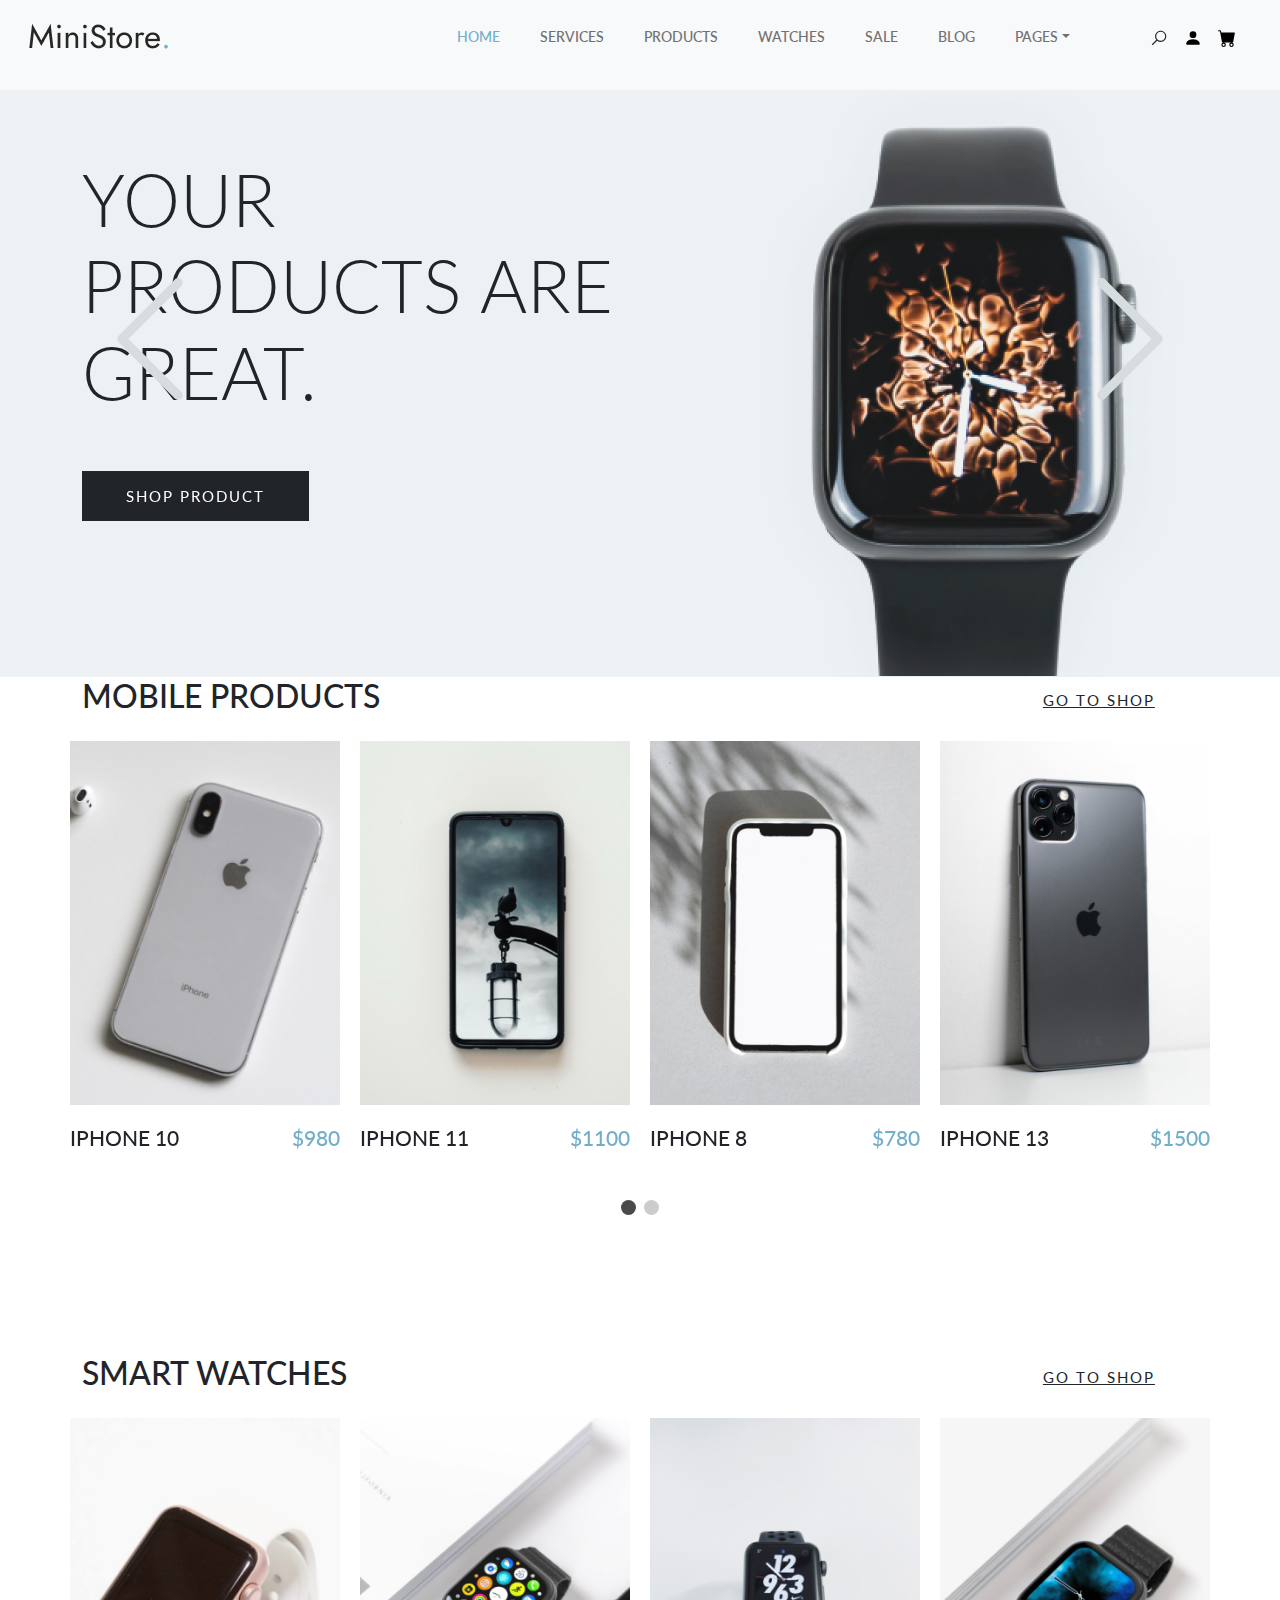
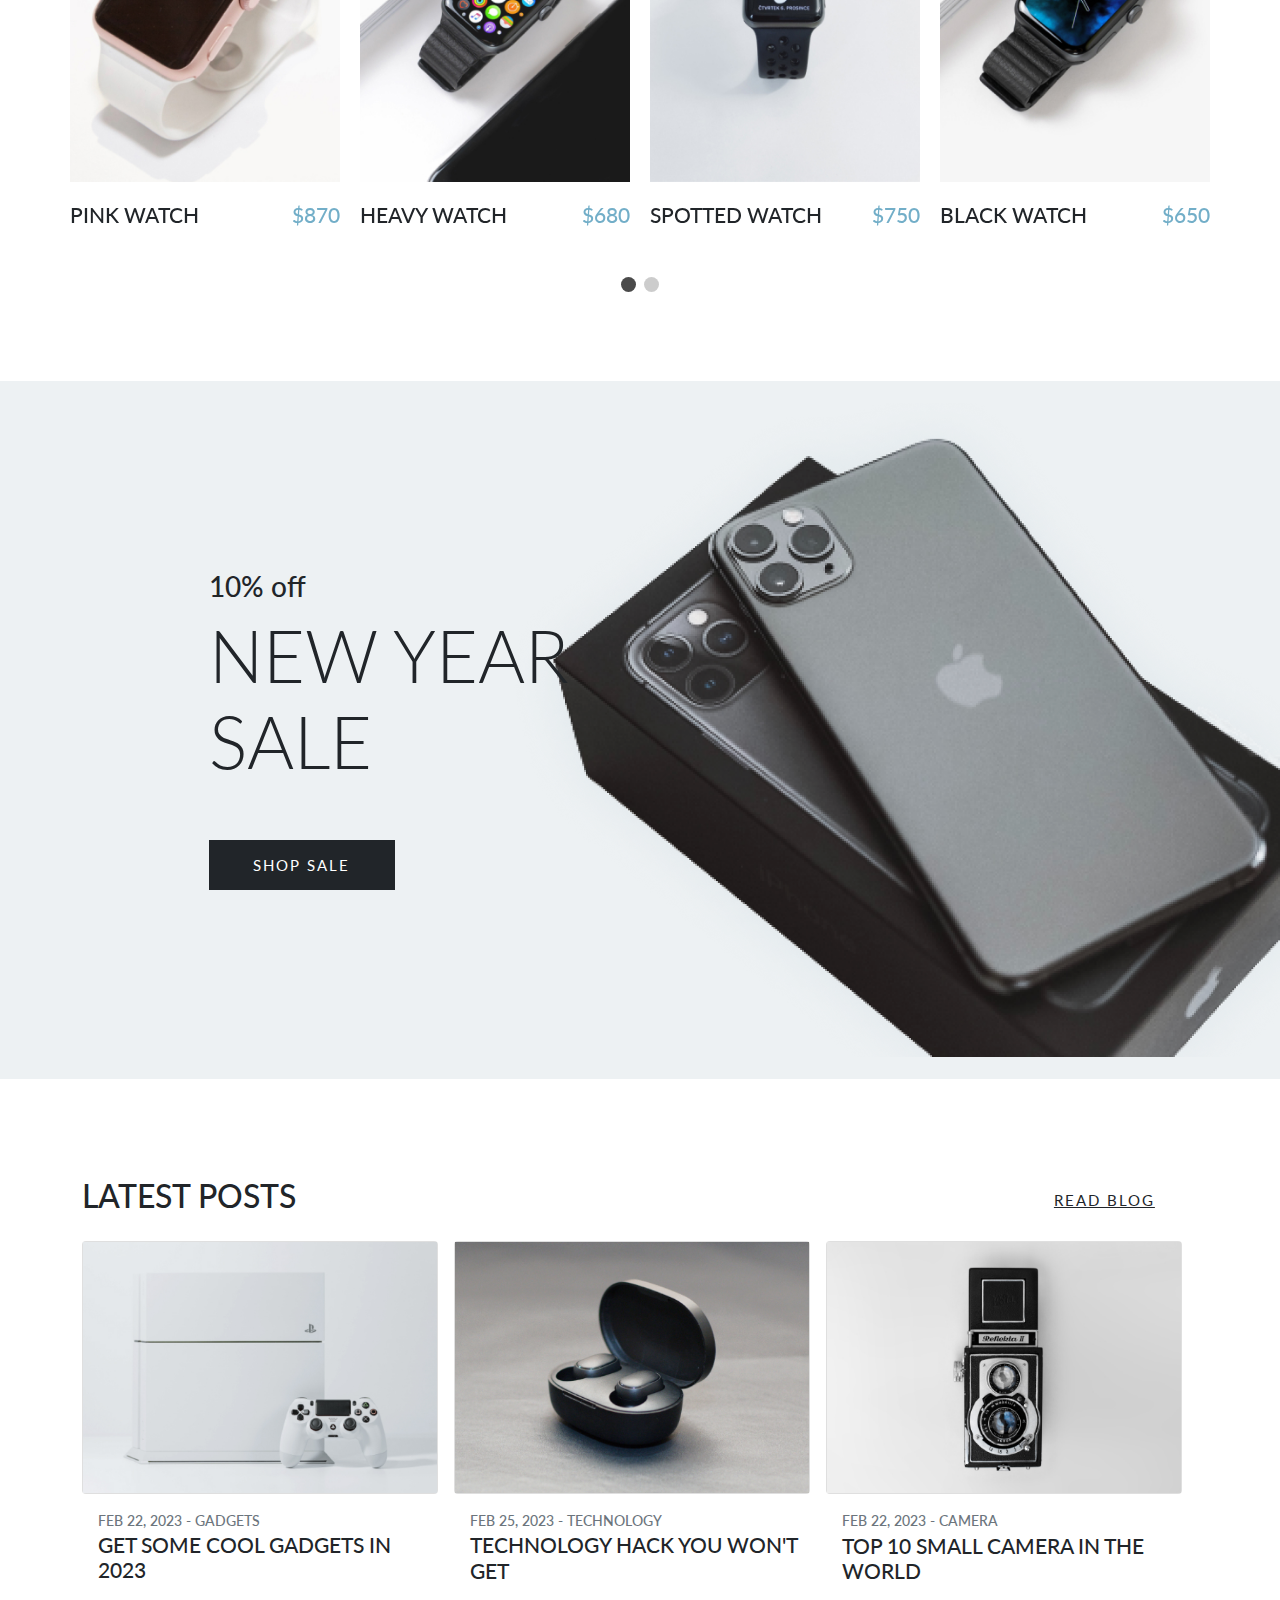
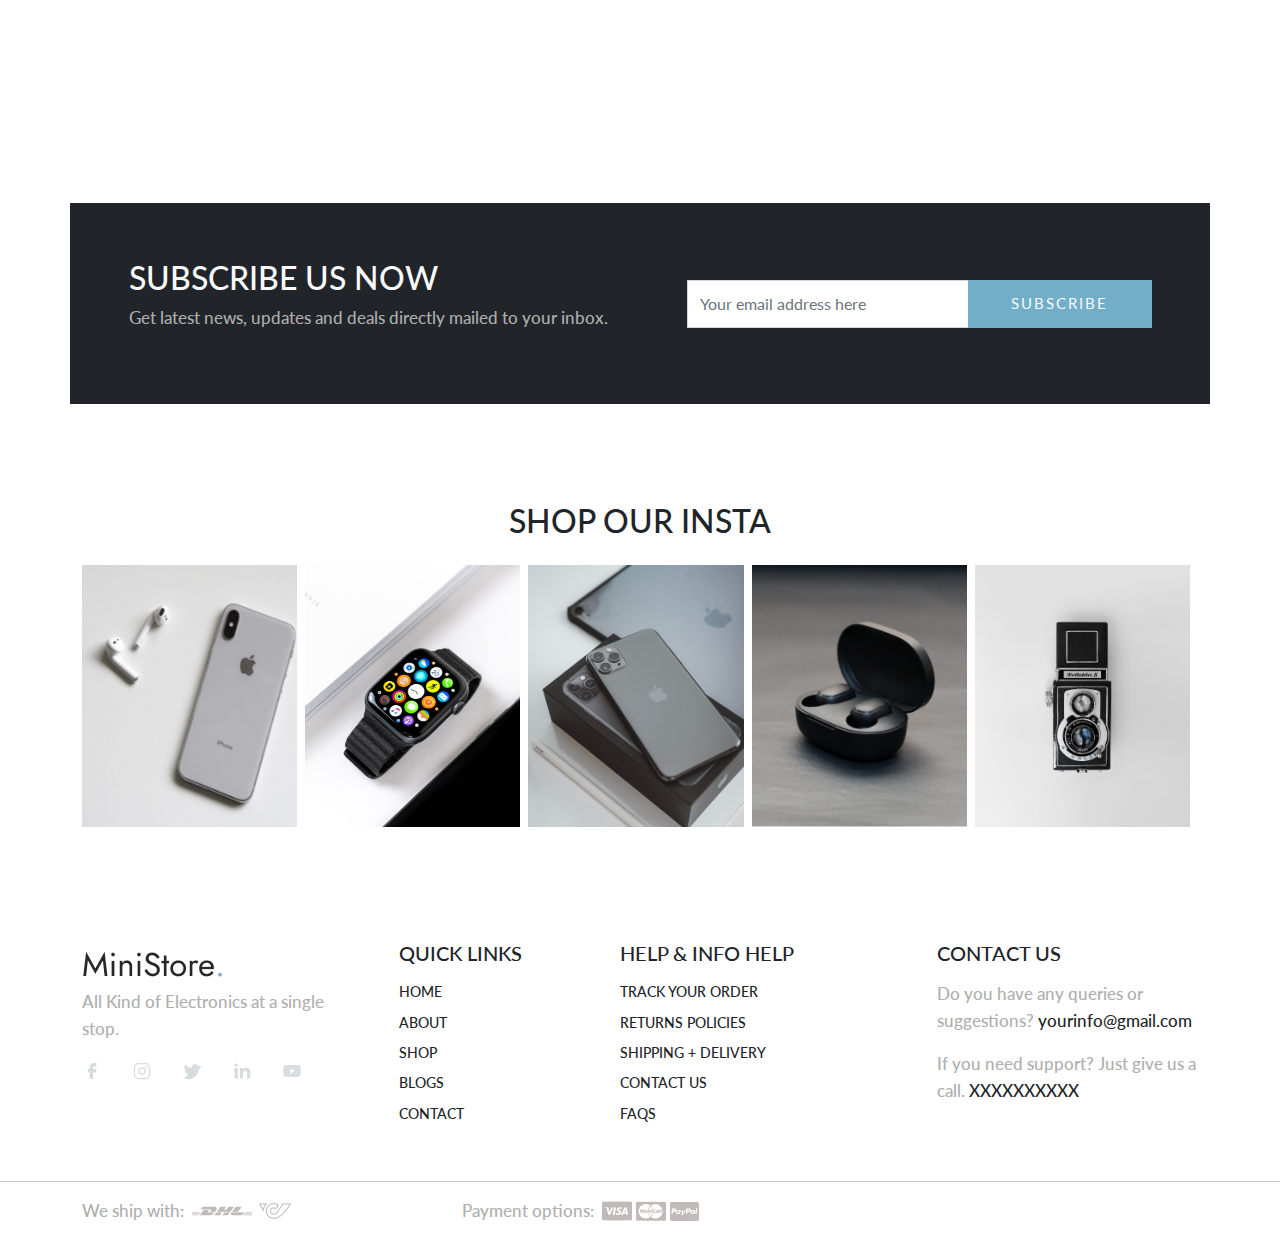
<file: index.html>
<!DOCTYPE html>
<html>
  <head>
    <title>Electronic store</title>
    <meta charset="utf-8" />
    <meta http-equiv="X-UA-Compatible" content="IE=edge" />
    <meta name="viewport" content="width=device-width, initial-scale=1.0" />
    <meta name="format-detection" content="telephone=no" />
    <meta name="apple-mobile-web-app-capable" content="yes" />
    <meta name="author" content="" />
    <meta name="keywords" content="" />
    <meta name="description" content="" />
    <link rel="stylesheet" type="text/css" href="css/bootstrap.min.css" />
    <link rel="stylesheet" type="text/css" href="style.css" />
    <link
      rel="stylesheet"
      href="https://cdn.jsdelivr.net/npm/swiper@9/swiper-bundle.min.css"
    />
    <link rel="preconnect" href="https://fonts.googleapis.com" />
    <link rel="preconnect" href="https://fonts.gstatic.com" crossorigin />
    <link
      href="https://fonts.googleapis.com/css2?family=Jost:wght@300;400;500&family=Lato:wght@300;400;700&display=swap"
      rel="stylesheet"
    />

    <script src="js/modernizr.js"></script>
  </head>
  <body
    data-bs-spy="scroll"
    data-bs-target="#navbar"
    data-bs-root-margin="0px 0px -40%"
    data-bs-smooth-scroll="true"
    tabindex="0"
  >
    <svg xmlns="http://www.w3.org/2000/svg" style="display: none">
      <symbol
        id="search"
        xmlns="http://www.w3.org/2000/svg"
        viewBox="0 0 32 32"
      >
        <title>Search</title>
        <path
          fill="currentColor"
          d="M19 3C13.488 3 9 7.488 9 13c0 2.395.84 4.59 2.25 6.313L3.281 27.28l1.439 1.44l7.968-7.969A9.922 9.922 0 0 0 19 23c5.512 0 10-4.488 10-10S24.512 3 19 3zm0 2c4.43 0 8 3.57 8 8s-3.57 8-8 8s-8-3.57-8-8s3.57-8 8-8z"
        />
      </symbol>
      <symbol xmlns="http://www.w3.org/2000/svg" id="user" viewBox="0 0 16 16">
        <path
          d="M3 14s-1 0-1-1 1-4 6-4 6 3 6 4-1 1-1 1H3Zm5-6a3 3 0 1 0 0-6 3 3 0 0 0 0 6Z"
        />
      </symbol>
      <symbol xmlns="http://www.w3.org/2000/svg" id="cart" viewBox="0 0 16 16">
        <path
          d="M0 1.5A.5.5 0 0 1 .5 1H2a.5.5 0 0 1 .485.379L2.89 3H14.5a.5.5 0 0 1 .491.592l-1.5 8A.5.5 0 0 1 13 12H4a.5.5 0 0 1-.491-.408L2.01 3.607 1.61 2H.5a.5.5 0 0 1-.5-.5zM5 12a2 2 0 1 0 0 4 2 2 0 0 0 0-4zm7 0a2 2 0 1 0 0 4 2 2 0 0 0 0-4zm-7 1a1 1 0 1 1 0 2 1 1 0 0 1 0-2zm7 0a1 1 0 1 1 0 2 1 1 0 0 1 0-2z"
        />
      </symbol>
      <svg
        xmlns="http://www.w3.org/2000/svg"
        id="chevron-left"
        viewBox="0 0 16 16"
      >
        <path
          fill-rule="evenodd"
          d="M11.354 1.646a.5.5 0 0 1 0 .708L5.707 8l5.647 5.646a.5.5 0 0 1-.708.708l-6-6a.5.5 0 0 1 0-.708l6-6a.5.5 0 0 1 .708 0z"
        />
      </svg>
      <symbol
        xmlns="http://www.w3.org/2000/svg"
        id="chevron-right"
        viewBox="0 0 16 16"
      >
        <path
          fill-rule="evenodd"
          d="M4.646 1.646a.5.5 0 0 1 .708 0l6 6a.5.5 0 0 1 0 .708l-6 6a.5.5 0 0 1-.708-.708L10.293 8 4.646 2.354a.5.5 0 0 1 0-.708z"
        />
      </symbol>
      <symbol
        xmlns="http://www.w3.org/2000/svg"
        id="cart-outline"
        viewBox="0 0 16 16"
      >
        <path
          d="M0 1.5A.5.5 0 0 1 .5 1H2a.5.5 0 0 1 .485.379L2.89 3H14.5a.5.5 0 0 1 .49.598l-1 5a.5.5 0 0 1-.465.401l-9.397.472L4.415 11H13a.5.5 0 0 1 0 1H4a.5.5 0 0 1-.491-.408L2.01 3.607 1.61 2H.5a.5.5 0 0 1-.5-.5zM3.102 4l.84 4.479 9.144-.459L13.89 4H3.102zM5 12a2 2 0 1 0 0 4 2 2 0 0 0 0-4zm7 0a2 2 0 1 0 0 4 2 2 0 0 0 0-4zm-7 1a1 1 0 1 1 0 2 1 1 0 0 1 0-2zm7 0a1 1 0 1 1 0 2 1 1 0 0 1 0-2z"
        />
      </symbol>
      <symbol
        xmlns="http://www.w3.org/2000/svg"
        id="quality"
        viewBox="0 0 16 16"
      >
        <path
          d="M9.669.864 8 0 6.331.864l-1.858.282-.842 1.68-1.337 1.32L2.6 6l-.306 1.854 1.337 1.32.842 1.68 1.858.282L8 12l1.669-.864 1.858-.282.842-1.68 1.337-1.32L13.4 6l.306-1.854-1.337-1.32-.842-1.68L9.669.864zm1.196 1.193.684 1.365 1.086 1.072L12.387 6l.248 1.506-1.086 1.072-.684 1.365-1.51.229L8 10.874l-1.355-.702-1.51-.229-.684-1.365-1.086-1.072L3.614 6l-.25-1.506 1.087-1.072.684-1.365 1.51-.229L8 1.126l1.356.702 1.509.229z"
        />
        <path
          d="M4 11.794V16l4-1 4 1v-4.206l-2.018.306L8 13.126 6.018 12.1 4 11.794z"
        />
      </symbol>
      <symbol
        xmlns="http://www.w3.org/2000/svg"
        id="price-tag"
        viewBox="0 0 16 16"
      >
        <path
          d="M6 4.5a1.5 1.5 0 1 1-3 0 1.5 1.5 0 0 1 3 0zm-1 0a.5.5 0 1 0-1 0 .5.5 0 0 0 1 0z"
        />
        <path
          d="M2 1h4.586a1 1 0 0 1 .707.293l7 7a1 1 0 0 1 0 1.414l-4.586 4.586a1 1 0 0 1-1.414 0l-7-7A1 1 0 0 1 1 6.586V2a1 1 0 0 1 1-1zm0 5.586 7 7L13.586 9l-7-7H2v4.586z"
        />
      </symbol>
      <symbol
        xmlns="http://www.w3.org/2000/svg"
        id="shield-plus"
        viewBox="0 0 16 16"
      >
        <path
          d="M5.338 1.59a61.44 61.44 0 0 0-2.837.856.481.481 0 0 0-.328.39c-.554 4.157.726 7.19 2.253 9.188a10.725 10.725 0 0 0 2.287 2.233c.346.244.652.42.893.533.12.057.218.095.293.118a.55.55 0 0 0 .101.025.615.615 0 0 0 .1-.025c.076-.023.174-.061.294-.118.24-.113.547-.29.893-.533a10.726 10.726 0 0 0 2.287-2.233c1.527-1.997 2.807-5.031 2.253-9.188a.48.48 0 0 0-.328-.39c-.651-.213-1.75-.56-2.837-.855C9.552 1.29 8.531 1.067 8 1.067c-.53 0-1.552.223-2.662.524zM5.072.56C6.157.265 7.31 0 8 0s1.843.265 2.928.56c1.11.3 2.229.655 2.887.87a1.54 1.54 0 0 1 1.044 1.262c.596 4.477-.787 7.795-2.465 9.99a11.775 11.775 0 0 1-2.517 2.453 7.159 7.159 0 0 1-1.048.625c-.28.132-.581.24-.829.24s-.548-.108-.829-.24a7.158 7.158 0 0 1-1.048-.625 11.777 11.777 0 0 1-2.517-2.453C1.928 10.487.545 7.169 1.141 2.692A1.54 1.54 0 0 1 2.185 1.43 62.456 62.456 0 0 1 5.072.56z"
        />
        <path
          d="M8 4.5a.5.5 0 0 1 .5.5v1.5H10a.5.5 0 0 1 0 1H8.5V9a.5.5 0 0 1-1 0V7.5H6a.5.5 0 0 1 0-1h1.5V5a.5.5 0 0 1 .5-.5z"
        />
      </symbol>
      <symbol
        xmlns="http://www.w3.org/2000/svg"
        id="star-fill"
        viewBox="0 0 16 16"
      >
        <path
          d="M3.612 15.443c-.386.198-.824-.149-.746-.592l.83-4.73L.173 6.765c-.329-.314-.158-.888.283-.95l4.898-.696L7.538.792c.197-.39.73-.39.927 0l2.184 4.327 4.898.696c.441.062.612.636.282.95l-3.522 3.356.83 4.73c.078.443-.36.79-.746.592L8 13.187l-4.389 2.256z"
        />
      </symbol>
      <symbol
        xmlns="http://www.w3.org/2000/svg"
        id="star-empty"
        viewBox="0 0 16 16"
      >
        <path
          d="M2.866 14.85c-.078.444.36.791.746.593l4.39-2.256 4.389 2.256c.386.198.824-.149.746-.592l-.83-4.73 3.522-3.356c.33-.314.16-.888-.282-.95l-4.898-.696L8.465.792a.513.513 0 0 0-.927 0L5.354 5.12l-4.898.696c-.441.062-.612.636-.283.95l3.523 3.356-.83 4.73zm4.905-2.767-3.686 1.894.694-3.957a.565.565 0 0 0-.163-.505L1.71 6.745l4.052-.576a.525.525 0 0 0 .393-.288L8 2.223l1.847 3.658a.525.525 0 0 0 .393.288l4.052.575-2.906 2.77a.565.565 0 0 0-.163.506l.694 3.957-3.686-1.894a.503.503 0 0 0-.461 0z"
        />
      </symbol>
      <symbol
        xmlns="http://www.w3.org/2000/svg"
        id="star-half"
        viewBox="0 0 16 16"
      >
        <path
          d="M5.354 5.119 7.538.792A.516.516 0 0 1 8 .5c.183 0 .366.097.465.292l2.184 4.327 4.898.696A.537.537 0 0 1 16 6.32a.548.548 0 0 1-.17.445l-3.523 3.356.83 4.73c.078.443-.36.79-.746.592L8 13.187l-4.389 2.256a.52.52 0 0 1-.146.05c-.342.06-.668-.254-.6-.642l.83-4.73L.173 6.765a.55.55 0 0 1-.172-.403.58.58 0 0 1 .085-.302.513.513 0 0 1 .37-.245l4.898-.696zM8 12.027a.5.5 0 0 1 .232.056l3.686 1.894-.694-3.957a.565.565 0 0 1 .162-.505l2.907-2.77-4.052-.576a.525.525 0 0 1-.393-.288L8.001 2.223 8 2.226v9.8z"
        />
      </symbol>
      <symbol xmlns="http://www.w3.org/2000/svg" id="quote" viewBox="0 0 24 24">
        <path
          fill="currentColor"
          d="m15 17l2-4h-4V6h7v7l-2 4h-3Zm-9 0l2-4H4V6h7v7l-2 4H6Z"
        />
      </symbol>
      <symbol
        xmlns="http://www.w3.org/2000/svg"
        id="facebook"
        viewBox="0 0 24 24"
      >
        <path
          fill="currentColor"
          d="M9.198 21.5h4v-8.01h3.604l.396-3.98h-4V7.5a1 1 0 0 1 1-1h3v-4h-3a5 5 0 0 0-5 5v2.01h-2l-.396 3.98h2.396v8.01Z"
        />
      </symbol>
      <symbol
        xmlns="http://www.w3.org/2000/svg"
        id="youtube"
        viewBox="0 0 32 32"
      >
        <path
          fill="currentColor"
          d="M29.41 9.26a3.5 3.5 0 0 0-2.47-2.47C24.76 6.2 16 6.2 16 6.2s-8.76 0-10.94.59a3.5 3.5 0 0 0-2.47 2.47A36.13 36.13 0 0 0 2 16a36.13 36.13 0 0 0 .59 6.74a3.5 3.5 0 0 0 2.47 2.47c2.18.59 10.94.59 10.94.59s8.76 0 10.94-.59a3.5 3.5 0 0 0 2.47-2.47A36.13 36.13 0 0 0 30 16a36.13 36.13 0 0 0-.59-6.74ZM13.2 20.2v-8.4l7.27 4.2Z"
        />
      </symbol>
      <symbol
        xmlns="http://www.w3.org/2000/svg"
        id="twitter"
        viewBox="0 0 256 256"
      >
        <path
          fill="currentColor"
          d="m245.66 77.66l-29.9 29.9C209.72 177.58 150.67 232 80 232c-14.52 0-26.49-2.3-35.58-6.84c-7.33-3.67-10.33-7.6-11.08-8.72a8 8 0 0 1 3.85-11.93c.26-.1 24.24-9.31 39.47-26.84a110.93 110.93 0 0 1-21.88-24.2c-12.4-18.41-26.28-50.39-22-98.18a8 8 0 0 1 13.65-4.92c.35.35 33.28 33.1 73.54 43.72V88a47.87 47.87 0 0 1 14.36-34.3A46.87 46.87 0 0 1 168.1 40a48.66 48.66 0 0 1 41.47 24H240a8 8 0 0 1 5.66 13.66Z"
        />
      </symbol>
      <symbol
        xmlns="http://www.w3.org/2000/svg"
        id="instagram"
        viewBox="0 0 256 256"
      >
        <path
          fill="currentColor"
          d="M128 80a48 48 0 1 0 48 48a48.05 48.05 0 0 0-48-48Zm0 80a32 32 0 1 1 32-32a32 32 0 0 1-32 32Zm48-136H80a56.06 56.06 0 0 0-56 56v96a56.06 56.06 0 0 0 56 56h96a56.06 56.06 0 0 0 56-56V80a56.06 56.06 0 0 0-56-56Zm40 152a40 40 0 0 1-40 40H80a40 40 0 0 1-40-40V80a40 40 0 0 1 40-40h96a40 40 0 0 1 40 40ZM192 76a12 12 0 1 1-12-12a12 12 0 0 1 12 12Z"
        />
      </symbol>
      <symbol
        xmlns="http://www.w3.org/2000/svg"
        id="linkedin"
        viewBox="0 0 24 24"
      >
        <path
          fill="currentColor"
          d="M6.94 5a2 2 0 1 1-4-.002a2 2 0 0 1 4 .002zM7 8.48H3V21h4V8.48zm6.32 0H9.34V21h3.94v-6.57c0-3.66 4.77-4 4.77 0V21H22v-7.93c0-6.17-7.06-5.94-8.72-2.91l.04-1.68z"
        />
      </symbol>
      <symbol
        xmlns="http://www.w3.org/2000/svg"
        id="nav-icon"
        viewBox="0 0 16 16"
      >
        <path
          d="M14 10.5a.5.5 0 0 0-.5-.5h-3a.5.5 0 0 0 0 1h3a.5.5 0 0 0 .5-.5zm0-3a.5.5 0 0 0-.5-.5h-7a.5.5 0 0 0 0 1h7a.5.5 0 0 0 .5-.5zm0-3a.5.5 0 0 0-.5-.5h-11a.5.5 0 0 0 0 1h11a.5.5 0 0 0 .5-.5z"
        />
      </symbol>
      <symbol xmlns="http://www.w3.org/2000/svg" id="close" viewBox="0 0 16 16">
        <path
          d="M2.146 2.854a.5.5 0 1 1 .708-.708L8 7.293l5.146-5.147a.5.5 0 0 1 .708.708L8.707 8l5.147 5.146a.5.5 0 0 1-.708.708L8 8.707l-5.146 5.147a.5.5 0 0 1-.708-.708L7.293 8 2.146 2.854Z"
        />
      </symbol>
      <symbol
        xmlns="http://www.w3.org/2000/svg"
        id="navbar-icon"
        viewBox="0 0 16 16"
      >
        <path
          d="M14 10.5a.5.5 0 0 0-.5-.5h-3a.5.5 0 0 0 0 1h3a.5.5 0 0 0 .5-.5zm0-3a.5.5 0 0 0-.5-.5h-7a.5.5 0 0 0 0 1h7a.5.5 0 0 0 .5-.5zm0-3a.5.5 0 0 0-.5-.5h-11a.5.5 0 0 0 0 1h11a.5.5 0 0 0 .5-.5z"
        />
      </symbol>
    </svg>

    <div class="search-popup">
      <div class="search-popup-container">
        <form role="search" method="get" class="search-form" action="">
          <input
            type="search"
            id="search-form"
            class="search-field"
            placeholder="Type and press enter"
            value=""
            name="s"
          />
          <button type="submit" class="search-submit">
            <svg class="search"><use xlink:href="#search"></use></svg>
          </button>
        </form>

        <h5 class="cat-list-title">Browse Categories</h5>

        <ul class="cat-list">
          <li class="cat-list-item">
            <a href="#" title="Mobile Phones">Mobile Phones</a>
          </li>
          <li class="cat-list-item">
            <a href="#" title="Smart Watches">Smart Watches</a>
          </li>
          <li class="cat-list-item">
            <a href="#" title="Headphones">Headphones</a>
          </li>
          <li class="cat-list-item">
            <a href="#" title="Accessories">Accessories</a>
          </li>
          <li class="cat-list-item">
            <a href="#" title="Monitors">Monitors</a>
          </li>
          <li class="cat-list-item">
            <a href="#" title="Speakers">Speakers</a>
          </li>
          <li class="cat-list-item">
            <a href="#" title="Memory Cards">Memory Cards</a>
          </li>
        </ul>
      </div>
    </div>

    <header
      id="header"
      class="site-header header-scrolled position-fixed text-black bg-light"
    >
      <nav id="header-nav" class="navbar navbar-expand-lg px-3 mb-3">
        <div class="container-fluid">
          <a class="navbar-brand" href="index.html">
            <img src="images/main-logo.png" class="logo" />
          </a>
          <button
            class="navbar-toggler d-flex d-lg-none order-3 p-2"
            type="button"
            data-bs-toggle="offcanvas"
            data-bs-target="#bdNavbar"
            aria-controls="bdNavbar"
            aria-expanded="false"
            aria-label="Toggle navigation"
          >
            <svg class="navbar-icon">
              <use xlink:href="#navbar-icon"></use>
            </svg>
          </button>
          <div
            class="offcanvas offcanvas-end"
            tabindex="-1"
            id="bdNavbar"
            aria-labelledby="bdNavbarOffcanvasLabel"
          >
            <div class="offcanvas-header px-4 pb-0">
              <a class="navbar-brand" href="index.html">
                <img src="images/main-logo.png" class="logo" />
              </a>
              <button
                type="button"
                class="btn-close btn-close-black"
                data-bs-dismiss="offcanvas"
                aria-label="Close"
                data-bs-target="#bdNavbar"
              ></button>
            </div>
            <div class="offcanvas-body">
              <ul
                id="navbar"
                class="navbar-nav text-uppercase justify-content-end align-items-center flex-grow-1 pe-3"
              >
                <li class="nav-item">
                  <a class="nav-link me-4 active" href="#billboard">Home</a>
                </li>
                <li class="nav-item">
                  <a class="nav-link me-4" href="#company-services">Services</a>
                </li>
                <li class="nav-item">
                  <a class="nav-link me-4" href="#mobile-products">Products</a>
                </li>
                <li class="nav-item">
                  <a class="nav-link me-4" href="#smart-watches">Watches</a>
                </li>
                <li class="nav-item">
                  <a class="nav-link me-4" href="#yearly-sale">Sale</a>
                </li>
                <li class="nav-item">
                  <a class="nav-link me-4" href="#latest-blog">Blog</a>
                </li>
                <li class="nav-item dropdown">
                  <a
                    class="nav-link me-4 dropdown-toggle link-dark"
                    data-bs-toggle="dropdown"
                    href="#"
                    role="button"
                    aria-expanded="false"
                    >Pages</a
                  >
                  <ul class="dropdown-menu">
                    <li>
                      <a href="about.html" class="dropdown-item">About</a>
                    </li>
                    <li>
                      <a href="blog.html" class="dropdown-item">Blog</a>
                    </li>
                    <li>
                      <a href="shop.html" class="dropdown-item">Shop</a>
                    </li>
                    <li>
                      <a href="cart.html" class="dropdown-item">Cart</a>
                    </li>
                    <li>
                      <a href="checkout.html" class="dropdown-item">Checkout</a>
                    </li>
                    <li>
                      <a href="single-post.html" class="dropdown-item"
                        >Single Post</a
                      >
                    </li>
                    <li>
                      <a href="single-product.html" class="dropdown-item"
                        >Single Product</a
                      >
                    </li>
                    <li>
                      <a href="contact.html" class="dropdown-item">Contact</a>
                    </li>
                  </ul>
                </li>
                <li class="nav-item">
                  <div class="user-items ps-5">
                    <ul class="d-flex justify-content-end list-unstyled">
                      <li class="search-item pe-3">
                        <a href="#" class="search-button">
                          <svg class="search">
                            <use xlink:href="#search"></use>
                          </svg>
                        </a>
                      </li>
                      <li class="pe-3">
                        <a href="#">
                          <svg class="user">
                            <use xlink:href="#user"></use>
                          </svg>
                        </a>
                      </li>
                      <li>
                        <a href="cart.html">
                          <svg class="cart">
                            <use xlink:href="#cart"></use>
                          </svg>
                        </a>
                      </li>
                    </ul>
                  </div>
                </li>
              </ul>
            </div>
          </div>
        </div>
      </nav>
    </header>
    <section
      id="billboard"
      class="position-relative overflow-hidden bg-light-blue"
    >
      <div class="swiper main-swiper">
        <div class="swiper-wrapper">
          <div class="swiper-slide">
            <div class="container">
              <div class="row d-flex align-items-center">
                <div class="col-md-6">
                  <div class="banner-content">
                    <h1 class="display-2 text-uppercase text-dark pb-5">
                      Your Products Are Great.
                    </h1>
                    <a
                      href="shop.html"
                      class="btn btn-medium btn-dark text-uppercase btn-rounded-none"
                      >Shop Product</a
                    >
                  </div>
                </div>
                <div class="col-md-5">
                  <div class="image-holder">
                    <img src="images/banner-image.png" alt="banner" />
                  </div>
                </div>
              </div>
            </div>
          </div>
          <div class="swiper-slide">
            <div class="container">
              <div class="row d-flex flex-wrap align-items-center">
                <div class="col-md-6">
                  <div class="banner-content">
                    <h1 class="display-2 text-uppercase text-dark pb-5">
                      Technology Hack You Won't Get
                    </h1>
                    <a
                      href="shop.html"
                      class="btn btn-medium btn-dark text-uppercase btn-rounded-none"
                      >Shop Product</a
                    >
                  </div>
                </div>
                <div class="col-md-5">
                  <div class="image-holder">
                    <img src="images/banner-image.png" alt="banner" />
                  </div>
                </div>
              </div>
            </div>
          </div>
        </div>
      </div>
      <div class="swiper-icon swiper-arrow swiper-arrow-prev">
        <svg class="chevron-left">
          <use xlink:href="#chevron-left" />
        </svg>
      </div>
      <div class="swiper-icon swiper-arrow swiper-arrow-next">
        <svg class="chevron-right">
          <use xlink:href="#chevron-right" />
        </svg>
      </div>
    </section>

    <section
      id="mobile-products"
      class="product-store position-relative padding-large no-padding-top"
    >
      <div class="container">
        <div class="row">
          <div class="display-header d-flex justify-content-between pb-3">
            <h2 class="display-7 text-dark text-uppercase">Mobile Products</h2>
            <div class="btn-right">
              <a
                href="shop.html"
                class="btn btn-medium btn-normal text-uppercase"
                >Go to Shop</a
              >
            </div>
          </div>
          <div class="swiper product-swiper">
            <div class="swiper-wrapper">
              <div class="swiper-slide">
                <div class="product-card position-relative">
                  <div class="image-holder">
                    <img
                      src="images/product-item1.jpg"
                      alt="product-item"
                      class="img-fluid"
                    />
                  </div>
                  <div class="cart-concern position-absolute">
                    <div class="cart-button d-flex">
                      <a href="#" class="btn btn-medium btn-black"
                        >Add to Cart<svg class="cart-outline">
                          <use xlink:href="#cart-outline"></use></svg
                      ></a>
                    </div>
                  </div>
                  <div
                    class="card-detail d-flex justify-content-between align-items-baseline pt-3"
                  >
                    <h3 class="card-title text-uppercase">
                      <a href="#">Iphone 10</a>
                    </h3>
                    <span class="item-price text-primary">$980</span>
                  </div>
                </div>
              </div>
              <div class="swiper-slide">
                <div class="product-card position-relative">
                  <div class="image-holder">
                    <img
                      src="images/product-item2.jpg"
                      alt="product-item"
                      class="img-fluid"
                    />
                  </div>
                  <div class="cart-concern position-absolute">
                    <div class="cart-button d-flex">
                      <a href="#" class="btn btn-medium btn-black"
                        >Add to Cart<svg class="cart-outline">
                          <use xlink:href="#cart-outline"></use></svg
                      ></a>
                    </div>
                  </div>
                  <div
                    class="card-detail d-flex justify-content-between align-items-baseline pt-3"
                  >
                    <h3 class="card-title text-uppercase">
                      <a href="#">Iphone 11</a>
                    </h3>
                    <span class="item-price text-primary">$1100</span>
                  </div>
                </div>
              </div>
              <div class="swiper-slide">
                <div class="product-card position-relative">
                  <div class="image-holder">
                    <img
                      src="images/product-item3.jpg"
                      alt="product-item"
                      class="img-fluid"
                    />
                  </div>
                  <div class="cart-concern position-absolute">
                    <div class="cart-button d-flex">
                      <a href="#" class="btn btn-medium btn-black"
                        >Add to Cart<svg class="cart-outline">
                          <use xlink:href="#cart-outline"></use></svg
                      ></a>
                    </div>
                  </div>
                  <div
                    class="card-detail d-flex justify-content-between align-items-baseline pt-3"
                  >
                    <h3 class="card-title text-uppercase">
                      <a href="#">Iphone 8</a>
                    </h3>
                    <span class="item-price text-primary">$780</span>
                  </div>
                </div>
              </div>
              <div class="swiper-slide">
                <div class="product-card position-relative">
                  <div class="image-holder">
                    <img
                      src="images/product-item4.jpg"
                      alt="product-item"
                      class="img-fluid"
                    />
                  </div>
                  <div class="cart-concern position-absolute">
                    <div class="cart-button d-flex">
                      <a href="#" class="btn btn-medium btn-black"
                        >Add to Cart<svg class="cart-outline">
                          <use xlink:href="#cart-outline"></use></svg
                      ></a>
                    </div>
                  </div>
                  <div
                    class="card-detail d-flex justify-content-between align-items-baseline pt-3"
                  >
                    <h3 class="card-title text-uppercase">
                      <a href="#">Iphone 13</a>
                    </h3>
                    <span class="item-price text-primary">$1500</span>
                  </div>
                </div>
              </div>
              <div class="swiper-slide">
                <div class="product-card position-relative">
                  <div class="image-holder">
                    <img
                      src="images/product-item5.jpg"
                      alt="product-item"
                      class="img-fluid"
                    />
                  </div>
                  <div class="cart-concern position-absolute">
                    <div class="cart-button d-flex">
                      <a href="#" class="btn btn-medium btn-black"
                        >Add to Cart<svg class="cart-outline">
                          <use xlink:href="#cart-outline"></use></svg
                      ></a>
                    </div>
                  </div>
                  <div
                    class="card-detail d-flex justify-content-between align-items-baseline pt-3"
                  >
                    <h3 class="card-title text-uppercase">
                      <a href="#">Iphone 12</a>
                    </h3>
                    <span class="item-price text-primary">$1300</span>
                  </div>
                </div>
              </div>
            </div>
          </div>
        </div>
      </div>
      <div class="swiper-pagination position-absolute text-center"></div>
    </section>
    <section
      id="smart-watches"
      class="product-store padding-large position-relative"
    >
      <div class="container">
        <div class="row">
          <div class="display-header d-flex justify-content-between pb-3">
            <h2 class="display-7 text-dark text-uppercase">Smart Watches</h2>
            <div class="btn-right">
              <a
                href="shop.html"
                class="btn btn-medium btn-normal text-uppercase"
                >Go to Shop</a
              >
            </div>
          </div>
          <div class="swiper product-watch-swiper">
            <div class="swiper-wrapper">
              <div class="swiper-slide">
                <div class="product-card position-relative">
                  <div class="image-holder">
                    <img
                      src="images/product-item6.jpg"
                      alt="product-item"
                      class="img-fluid"
                    />
                  </div>
                  <div class="cart-concern position-absolute">
                    <div class="cart-button d-flex">
                      <a href="#" class="btn btn-medium btn-black"
                        >Add to Cart<svg class="cart-outline">
                          <use xlink:href="#cart-outline"></use></svg
                      ></a>
                    </div>
                  </div>
                  <div
                    class="card-detail d-flex justify-content-between align-items-baseline pt-3"
                  >
                    <h3 class="card-title text-uppercase">
                      <a href="#">Pink watch</a>
                    </h3>
                    <span class="item-price text-primary">$870</span>
                  </div>
                </div>
              </div>
              <div class="swiper-slide">
                <div class="product-card position-relative">
                  <div class="image-holder">
                    <img
                      src="images/product-item7.jpg"
                      alt="product-item"
                      class="img-fluid"
                    />
                  </div>
                  <div class="cart-concern position-absolute">
                    <div class="cart-button d-flex">
                      <a href="#" class="btn btn-medium btn-black"
                        >Add to Cart<svg class="cart-outline">
                          <use xlink:href="#cart-outline"></use></svg
                      ></a>
                    </div>
                  </div>
                  <div
                    class="card-detail d-flex justify-content-between align-items-baseline pt-3"
                  >
                    <h3 class="card-title text-uppercase">
                      <a href="#">Heavy watch</a>
                    </h3>
                    <span class="item-price text-primary">$680</span>
                  </div>
                </div>
              </div>
              <div class="swiper-slide">
                <div class="product-card position-relative">
                  <div class="image-holder">
                    <img
                      src="images/product-item8.jpg"
                      alt="product-item"
                      class="img-fluid"
                    />
                  </div>
                  <div class="cart-concern position-absolute">
                    <div class="cart-button d-flex">
                      <a href="#" class="btn btn-medium btn-black"
                        >Add to Cart<svg class="cart-outline">
                          <use xlink:href="#cart-outline"></use></svg
                      ></a>
                    </div>
                  </div>
                  <div
                    class="card-detail d-flex justify-content-between align-items-baseline pt-3"
                  >
                    <h3 class="card-title text-uppercase">
                      <a href="#">spotted watch</a>
                    </h3>
                    <span class="item-price text-primary">$750</span>
                  </div>
                </div>
              </div>
              <div class="swiper-slide">
                <div class="product-card position-relative">
                  <div class="image-holder">
                    <img
                      src="images/product-item9.jpg"
                      alt="product-item"
                      class="img-fluid"
                    />
                  </div>
                  <div class="cart-concern position-absolute">
                    <div class="cart-button d-flex">
                      <a href="#" class="btn btn-medium btn-black"
                        >Add to Cart<svg class="cart-outline">
                          <use xlink:href="#cart-outline"></use></svg
                      ></a>
                    </div>
                  </div>
                  <div
                    class="card-detail d-flex justify-content-between align-items-baseline pt-3"
                  >
                    <h3 class="card-title text-uppercase">
                      <a href="#">black watch</a>
                    </h3>
                    <span class="item-price text-primary">$650</span>
                  </div>
                </div>
              </div>
              <div class="swiper-slide">
                <div class="product-card position-relative">
                  <div class="image-holder">
                    <img
                      src="images/product-item10.jpg"
                      alt="product-item"
                      class="img-fluid"
                    />
                  </div>
                  <div class="cart-concern position-absolute">
                    <div class="cart-button d-flex">
                      <a href="#" class="btn btn-medium btn-black"
                        >Add to Cart<svg class="cart-outline">
                          <use xlink:href="#cart-outline"></use></svg
                      ></a>
                    </div>
                  </div>
                  <div class="card-detail d-flex justify-content-between pt-3">
                    <h3 class="card-title text-uppercase">
                      <a href="#">black watch</a>
                    </h3>
                    <span class="item-price text-primary">$750</span>
                  </div>
                </div>
              </div>
            </div>
          </div>
        </div>
      </div>
      <div class="swiper-pagination position-absolute text-center"></div>
    </section>
    <section
      id="yearly-sale"
      class="bg-light-blue overflow-hidden mt-5 padding-xlarge"
      style="
        background-image: url('images/single-image1.png');
        background-position: right;
        background-repeat: no-repeat;
      "
    >
      <div class="row d-flex flex-wrap align-items-center">
        <div class="col-md-6 col-sm-12">
          <div class="text-content offset-4 padding-medium">
            <h3>10% off</h3>
            <h2 class="display-2 pb-5 text-uppercase text-dark">
              New year sale
            </h2>
            <a
              href="shop.html"
              class="btn btn-medium btn-dark text-uppercase btn-rounded-none"
              >Shop Sale</a
            >
          </div>
        </div>
        <div class="col-md-6 col-sm-12"></div>
      </div>
    </section>
    <section id="latest-blog" class="padding-large">
      <div class="container">
        <div class="row">
          <div class="display-header d-flex justify-content-between pb-3">
            <h2 class="display-7 text-dark text-uppercase">Latest Posts</h2>
            <div class="btn-right">
              <a
                href="blog.html"
                class="btn btn-medium btn-normal text-uppercase"
                >Read Blog</a
              >
            </div>
          </div>
          <div class="post-grid d-flex flex-wrap justify-content-between">
            <div class="col-lg-4 col-sm-12">
              <div class="card border-none me-3">
                <div class="card-image">
                  <img src="images/post-item1.jpg" alt="" class="img-fluid" />
                </div>
              </div>
              <div class="card-body text-uppercase">
                <div class="card-meta text-muted">
                  <span class="meta-date">feb 22, 2023</span>
                  <span class="meta-category">- Gadgets</span>
                </div>
                <h3 class="card-title">
                  <a href="#">Get some cool gadgets in 2023</a>
                </h3>
              </div>
            </div>
            <div class="col-lg-4 col-sm-12">
              <div class="card border-none me-3">
                <div class="card-image">
                  <img src="images/post-item2.jpg" alt="" class="img-fluid" />
                </div>
              </div>
              <div class="card-body text-uppercase">
                <div class="card-meta text-muted">
                  <span class="meta-date">feb 25, 2023</span>
                  <span class="meta-category">- Technology</span>
                </div>
                <h3 class="card-title">
                  <a href="#">Technology Hack You Won't Get</a>
                </h3>
              </div>
            </div>
            <div class="col-lg-4 col-sm-12">
              <div class="card border-none me-3">
                <div class="card-image">
                  <img src="images/post-item3.jpg" alt="" class="img-fluid" />
                </div>
              </div>
              <div class="card-body text-uppercase">
                <div class="card-meta text-muted">
                  <span class="meta-date">feb 22, 2023</span>
                  <span class="meta-category">- Camera</span>
                </div>
                <h3 class="card-title">
                  <a href="#">Top 10 Small Camera In The World</a>
                </h3>
              </div>
            </div>
          </div>
        </div>
      </div>
    </section>
    <section id="testimonials" class="position-relative">
      <div class="swiper-pagination"></div>
    </section>
    <section
      id="subscribe"
      class="container-grid padding-large position-relative overflow-hidden"
    >
      <div class="container">
        <div class="row">
          <div
            class="subscribe-content bg-dark d-flex flex-wrap justify-content-center align-items-center padding-medium"
          >
            <div class="col-md-6 col-sm-12">
              <div class="display-header pe-3">
                <h2 class="display-7 text-uppercase text-light">
                  Subscribe Us Now
                </h2>
                <p>
                  Get latest news, updates and deals directly mailed to your
                  inbox.
                </p>
              </div>
            </div>
            <div class="col-md-5 col-sm-12">
              <form class="subscription-form validate">
                <div class="input-group flex-wrap">
                  <input
                    class="form-control btn-rounded-none"
                    type="email"
                    name="EMAIL"
                    placeholder="Your email address here"
                    required=""
                  />
                  <button
                    class="btn btn-medium btn-primary text-uppercase btn-rounded-none"
                    type="submit"
                    name="subscribe"
                  >
                    Subscribe
                  </button>
                </div>
              </form>
            </div>
          </div>
        </div>
      </div>
    </section>
    <section
      id="instagram"
      class="padding-large overflow-hidden no-padding-top"
    >
      <div class="container">
        <div class="row">
          <div class="display-header text-uppercase text-dark text-center pb-3">
            <h2 class="display-7">Shop Our Insta</h2>
          </div>
          <div class="d-flex flex-wrap">
            <figure class="instagram-item pe-2">
              <a
                href="https://templatesjungle.com/"
                class="image-link position-relative"
              >
                <img
                  src="images/insta-item1.jpg"
                  alt="instagram"
                  class="insta-image"
                />
                <div
                  class="icon-overlay position-absolute d-flex justify-content-center"
                >
                  <svg class="instagram">
                    <use xlink:href="#instagram"></use>
                  </svg>
                </div>
              </a>
            </figure>
            <figure class="instagram-item pe-2">
              <a
                href="https://templatesjungle.com/"
                class="image-link position-relative"
              >
                <img
                  src="images/insta-item2.jpg"
                  alt="instagram"
                  class="insta-image"
                />
                <div
                  class="icon-overlay position-absolute d-flex justify-content-center"
                >
                  <svg class="instagram">
                    <use xlink:href="#instagram"></use>
                  </svg>
                </div>
              </a>
            </figure>
            <figure class="instagram-item pe-2">
              <a
                href="https://templatesjungle.com/"
                class="image-link position-relative"
              >
                <img
                  src="images/insta-item3.jpg"
                  alt="instagram"
                  class="insta-image"
                />
                <div
                  class="icon-overlay position-absolute d-flex justify-content-center"
                >
                  <svg class="instagram">
                    <use xlink:href="#instagram"></use>
                  </svg>
                </div>
              </a>
            </figure>
            <figure class="instagram-item pe-2">
              <a
                href="https://templatesjungle.com/"
                class="image-link position-relative"
              >
                <img
                  src="images/insta-item4.jpg"
                  alt="instagram"
                  class="insta-image"
                />
                <div
                  class="icon-overlay position-absolute d-flex justify-content-center"
                >
                  <svg class="instagram">
                    <use xlink:href="#instagram"></use>
                  </svg>
                </div>
              </a>
            </figure>
            <figure class="instagram-item pe-2">
              <a
                href="https://templatesjungle.com/"
                class="image-link position-relative"
              >
                <img
                  src="images/insta-item5.jpg"
                  alt="instagram"
                  class="insta-image"
                />
                <div
                  class="icon-overlay position-absolute d-flex justify-content-center"
                >
                  <svg class="instagram">
                    <use xlink:href="#instagram"></use>
                  </svg>
                </div>
              </a>
            </figure>
          </div>
        </div>
      </div>
    </section>
    <footer id="footer" class="overflow-hidden">
      <div class="container">
        <div class="row">
          <div class="footer-top-area">
            <div class="row d-flex flex-wrap justify-content-between">
              <div class="col-lg-3 col-sm-6 pb-3">
                <div class="footer-menu">
                  <img src="images/main-logo.png" alt="logo" />
                  <p>All Kind of Electronics at a single stop.</p>
                  <div class="social-links">
                    <ul class="d-flex list-unstyled">
                      <li>
                        <a href="#">
                          <svg class="facebook">
                            <use xlink:href="#facebook" />
                          </svg>
                        </a>
                      </li>
                      <li>
                        <a href="#">
                          <svg class="instagram">
                            <use xlink:href="#instagram" />
                          </svg>
                        </a>
                      </li>
                      <li>
                        <a href="#">
                          <svg class="twitter">
                            <use xlink:href="#twitter" />
                          </svg>
                        </a>
                      </li>
                      <li>
                        <a href="#">
                          <svg class="linkedin">
                            <use xlink:href="#linkedin" />
                          </svg>
                        </a>
                      </li>
                      <li>
                        <a href="#">
                          <svg class="youtube">
                            <use xlink:href="#youtube" />
                          </svg>
                        </a>
                      </li>
                    </ul>
                  </div>
                </div>
              </div>
              <div class="col-lg-2 col-sm-6 pb-3">
                <div class="footer-menu text-uppercase">
                  <h5 class="widget-title pb-2">Quick Links</h5>
                  <ul class="menu-list list-unstyled text-uppercase">
                    <li class="menu-item pb-2">
                      <a href="#">Home</a>
                    </li>
                    <li class="menu-item pb-2">
                      <a href="#">About</a>
                    </li>
                    <li class="menu-item pb-2">
                      <a href="#">Shop</a>
                    </li>
                    <li class="menu-item pb-2">
                      <a href="#">Blogs</a>
                    </li>
                    <li class="menu-item pb-2">
                      <a href="#">Contact</a>
                    </li>
                  </ul>
                </div>
              </div>
              <div class="col-lg-3 col-sm-6 pb-3">
                <div class="footer-menu text-uppercase">
                  <h5 class="widget-title pb-2">Help & Info Help</h5>
                  <ul class="menu-list list-unstyled">
                    <li class="menu-item pb-2">
                      <a href="#">Track Your Order</a>
                    </li>
                    <li class="menu-item pb-2">
                      <a href="#">Returns Policies</a>
                    </li>
                    <li class="menu-item pb-2">
                      <a href="#">Shipping + Delivery</a>
                    </li>
                    <li class="menu-item pb-2">
                      <a href="#">Contact Us</a>
                    </li>
                    <li class="menu-item pb-2">
                      <a href="#">Faqs</a>
                    </li>
                  </ul>
                </div>
              </div>
              <div class="col-lg-3 col-sm-6 pb-3">
                <div class="footer-menu contact-item">
                  <h5 class="widget-title text-uppercase pb-2">Contact Us</h5>
                  <p>
                    Do you have any queries or suggestions?
                    <a href="mailto:">yourinfo@gmail.com</a>
                  </p>
                  <p>
                    If you need support? Just give us a call.
                    <a href="">XXXXXXXXXX</a>
                  </p>
                </div>
              </div>
            </div>
          </div>
        </div>
      </div>
      <hr />
    </footer>
    <div id="footer-bottom">
      <div class="container">
        <div class="row d-flex flex-wrap justify-content-between">
          <div class="col-md-4 col-sm-6">
            <div class="Shipping d-flex">
              <p>We ship with:</p>
              <div class="card-wrap ps-2">
                <img src="images/dhl.png" alt="visa" />
                <img src="images/shippingcard.png" alt="mastercard" />
              </div>
            </div>
          </div>
          <div class="col-md-4 col-sm-6">
            <div class="payment-method d-flex">
              <p>Payment options:</p>
              <div class="card-wrap ps-2">
                <img src="images/visa.jpg" alt="visa" />
                <img src="images/mastercard.jpg" alt="mastercard" />
                <img src="images/paypal.jpg" alt="paypal" />
              </div>
            </div>
          </div>
          <div class="col-md-4 col-sm-6"></div>
        </div>
      </div>
    </div>
    <script src="js/jquery-1.11.0.min.js"></script>
    <script src="https://cdn.jsdelivr.net/npm/swiper/swiper-bundle.min.js"></script>
    <script type="text/javascript" src="js/bootstrap.bundle.min.js"></script>
    <script type="text/javascript" src="js/plugins.js"></script>
    <script type="text/javascript" src="js/script.js"></script>
  </body>
</html>
</file>
<file: style.css>
:root {
  --accent-color: #717171;
  --white-color: #fff;
  --black-color: #000;
  --gray-color: #f3f3f3;
  --gray-color-300: #d8d8d8;
  --gray-color-500: #aeaeae;
  --gray-color-800: #3a3a3a;
  --light-gray-color: #d7dddf;
  --primary-color: #72aec8;
  --bs-primary-rgb: 114, 174, 200;
  --light-color: #f8f9fa;
  --dark-color: #212529;
  --light-blue-color: #edf1f3;
  --navbar-color-color: #131814;
  --swiper-theme-color: #4a4a4a;
  --swiper-pagination-color: #4a4a4a;
}

@media screen and (max-width: 600px) {
  :root {
    --header-height: 100px;
    --header-height-min: 80px;
  }
}

:root {
  --body-font: "Lato", sans-serif;
  --heading-font: "Jost", sans-serif;
}

*,
*::before,
*::after {
  -webkit-box-sizing: border-box;
  -moz-box-sizing: border-box;
  box-sizing: border-box;
}
html {
  box-sizing: border-box;
}
body {
  font-family: var(--body-font);
  font-size: 14px;
  font-weight: 500;
  line-height: 1.6;
  margin: 0;
}
p {
  font-size: 1.2em;
  color: var(--gray-color-500);
}
ul.inner-list li {
  font-size: 1.2em;
}
a {
  color: var(--dark-color);
  text-decoration: none;
  transition: 0.3s color ease-out;
}
a.light {
  color: var(--light-color);
}
a:hover {
  text-decoration: none;
  color: var(--primary-color);
}
.bg-gray {
  background: var(--gray-color);
}
.bg-dark {
  background: var(--dark-color);
}
.bg-light {
  background: var(--light-color);
}
.bg-light-blue {
  background: var(--light-blue-color);
}

.padding-xsmall {
  padding-top: 0.5em;
  padding-bottom: 0.5em;
}
.padding-small {
  padding-top: 2em;
  padding-bottom: 2em;
}
.padding-medium {
  padding-top: 4em;
  padding-bottom: 4em;
}
.padding-large {
  padding-top: 7em;
  padding-bottom: 7em;
}
.padding-xlarge {
  padding-top: 9.5em;
  padding-bottom: 9.5em;
}

.no-padding-top {
  padding-top: 0 !important;
}
.no-padding-right {
  padding-right: 0 !important;
}
.no-padding-bottom {
  padding-bottom: 0 !important;
}
.no-padding-left {
  padding-left: 0 !important;
}
.no-padding-tb {
  padding-top: 0 !important;
  padding-bottom: 0 !important;
}
.no-padding-lr {
  padding-left: 0 !important;
  padding-right: 0 !important;
}
.no-gutter {
  padding: 0 !important;
}

.no-padding {
  padding: 0 !important;
}
.no-margin {
  margin: 0 !important;
}

.margin-small {
  margin-top: 3em;
  margin-bottom: 3em;
}
.margin-medium {
  margin-top: 5em;
  margin-bottom: 5em;
}
.margin-large {
  margin-top: 7em;
  margin-bottom: 7em;
}
.margin-xlarge {
  margin-top: 9em;
  margin-bottom: 9em;
}

@media only screen and (max-width: 768px) {
  .margin-small,
  .margin-medium,
  .margin-large {
    margin-top: 1em;
    margin-bottom: 1em;
  }
}

h3.card-title,
h3.cart-title {
  font-size: 1.5em;
}

.u-full-width {
  width: 100%;
  border: none;
}

.btn.btn-small {
  padding: 0.8em 1.8em;
  font-size: 0.65em;
}
.btn.btn-medium {
  padding: 0.8em 2.8em;
  font-size: 1.1em;
  letter-spacing: 2px;
}
.btn.btn-large {
  padding: 2.4em 5.1em;
  font-size: 1.8em;
}

.btn.btn-rounded,
.btn.btn-rounded::after {
  border-radius: 6px;
}
.btn.btn-pill,
.btn.btn-pill::after {
  border-radius: 2em;
}
.btn.btn-outline-dark,
.btn.btn-outline-light,
.btn.btn-outline-accent {
  background: transparent;
  text-shadow: none;
  box-shadow: none;
}
.btn.btn-outline-dark:hover::after,
.btn.btn-outline-light:hover::after {
  background-color: transparent;
}
.btn.btn-outline-dark {
  border-color: rgba(0, 0, 0, 1);
  color: var(--dark-color);
}
.btn.btn-outline-dark:hover {
  background: var(--dark-color);
  color: var(--light-color);
}
.btn.btn-outline-light {
  border-color: rgba(255, 255, 255, 0.5);
  color: var(--light-color);
}
.btn.btn-outline-light:hover {
  background: var(--primary-color);
  color: var(--light-color);
  border-color: var(--primary-color);
}
.btn.btn-outline-accent {
  background: transparent;
  border-color: var(--accent-color);
  color: var(--dark-color);
}
.btn.btn-outline-accent:hover {
  border-color: var(--dark-color);
  color: var(--dark-color) !important;
}
.btn.btn-full {
  display: block;
  margin: 0.85em 0;
  width: 100%;
  letter-spacing: 0.12em;
}

/* no border radius */
.btn-rounded-none,
.btn-rounded-none::after {
  border-radius: 0;
}

.btn.btn-normal {
  text-decoration: underline;
  border: none;
}
.btn.btn-normal:hover {
  text-decoration: none;
}
.btn.btn-accent {
  color: var(--light-color);
  background-color: var(--accent-color);
  border: none;
}
.btn.btn-accent:hover {
  color: var(--light-color) !important;
  background-color: var(--primary-color);
}
.btn.btn-black {
  background-color: var(--dark-color);
  color: var(--light-color);
  border: none;
}
.btn.btn-black:hover {
  background-color: var(--primary-color);
  color: var(--light-color);
}
.btn.btn-light {
  background-color: var(--light-color);
  color: var(--dark-color);
  border: none;
}
.btn.btn-light:hover {
  background-color: var(--primary-color);
  color: var(--light-color);
}
.btn.btn-primary {
  background: var(--primary-color);
  color: var(--light-color);
  border: none;
}
.btn.btn-primary:hover {
  background-color: var(--dark-color);
  color: var(--light-color);
}

.btn-left {
  text-align: left;
  display: block;
}
.btn-center {
  text-align: center;
  display: block;
}
.btn-right {
  text-align: right;
  display: block;
}

/*----------------------------------------------*/
/* 2 SITE STRUCTURE */
/*----------------------------------------------*/

/* - Search Bar
------------------------------------------------------------- */
.search-box {
  background: var(--gray-color);
  position: relative;
}
.close-button {
  position: absolute;
  top: 20px;
  right: 120px;
  cursor: pointer;
  z-index: 9;
}
.search-box input.search-input {
  font-size: 1.3em;
  width: 70%;
  height: 30px;
  padding: 25px;
  border-radius: 80px;
  border-color: rgb(0 0 0 / 25%);
  background: transparent;
}
.search-box svg {
  width: 22px;
  height: 22px;
  color: var(--primary-color);
}
.search-box svg.search {
  margin-left: -50px;
}

/** Search Form
--------------------------------------------------------------*/
.search-form input[type="search"].search-field {
  border: none;
  background: #f1f1f1;
  width: 100%;
  border-radius: 50px;
  padding: 10px 40px;
}
.search-form input[type="search"].search-field::focus {
  border-color: #af9aaa;
}
.search-form button {
  position: absolute;
  top: 6px;
  right: 9px;
  background: transparent;
  border: none;
}

/** Search Popup
--------------------------------------------------------------*/
.search-popup {
  background-color: #fff;
  position: fixed;
  left: 0;
  top: 0;
  width: 100%;
  height: 100%;
  opacity: 0;
  visibility: hidden;
  z-index: 9999;
  -webkit-transition: opacity 0.3s 0s, visibility 0s 0.3s;
  -moz-transition: opacity 0.3s 0s, visibility 0s 0.3s;
  transition: opacity 0.3s 0s, visibility 0s 0.3s;
}
.search-popup.is-visible {
  opacity: 1;
  visibility: visible;
  cursor: -webkit-image-set(
      url("data:image/svg+xml;charset=utf8,%3Csvg xmlns='http://www.w3.org/2000/svg' width='20' height='20' viewBox='0 0 20 20'%3E%3Cpath fill='%23FFF' d='M20 1l-1-1-9 9-9-9-1 1 9 9-9 9 1 1 9-9 9 9 1-1-9-9'/%3E%3C/svg%3E")
        1x,
      url("data:image/svg+xml;charset=utf8,%3Csvg xmlns='http://www.w3.org/2000/svg' width='20' height='20' viewBox='0 0 20 20'%3E%3Cpath fill='%23000' d='M20 1l-1-1-9 9-9-9-1 1 9 9-9 9 1 1 9-9 9 9 1-1-9-9'/%3E%3C/svg%3E")
        2x
    ),
    pointer;
  cursor: url("data:image/svg+xml;charset=utf8,%3Csvg xmlns='http://www.w3.org/2000/svg' width='20' height='20' viewBox='0 0 20 20'%3E%3Cpath fill='%23000' d='M20 1l-1-1-9 9-9-9-1 1 9 9-9 9 1 1 9-9 9 9 1-1-9-9'/%3E%3C/svg%3E"),
    pointer;
  -webkit-transition: opacity 0.3s 0s, visibility 0s 0s;
  -moz-transition: opacity 0.3s 0s, visibility 0s 0s;
  transition: opacity 0.3s 0s, visibility 0s 0s;
}
.search-popup-container {
  background-color: transparent;
  position: relative;
  top: 50%;
  margin: 0 auto;
  padding: 0;
  width: 90%;
  max-width: 800px;
  text-align: center;
  box-shadow: none;
  cursor: default;
  -webkit-transform: translateY(-40px);
  transform: translateY(-40px);
  -webkit-backface-visibility: hidden;
  -webkit-transition-property: -webkit-transform;
  transition-property: transform;
  -webkit-transition-duration: 0.3s;
  transition-duration: 0.3s;
}
.is-visible .search-popup-container {
  -webkit-transform: translateY(-50%);
  transform: translateY(-50%);
}
.search-popup-form {
  position: relative;
  margin: 0 0 3em 0;
}
.search-popup-form .form-control {
  padding: 0 0 0.375em 0;
  font-size: 2em;
}
.search-popup-form #search-popup-submit {
  display: none;
}
.search-popup .search-popup-close {
  display: block;
  position: absolute;
  top: 2em;
  right: 2em;
  margin: -0.5em;
  padding: 0.5em;
  line-height: 0;
}
.search-popup .search-popup-close:hover {
  -webkit-transform: rotate(90deg);
  -ms-transform: rotate(90deg);
  transform: rotate(90deg);
}
.search-popup .search-popup-close i {
  display: block;
  position: relative;
  width: 1em;
  height: 1em;
  fill: rgba(0, 0, 0, 0.5);
}
.search-popup .search-popup-close:hover i {
  fill: rgba(0, 0, 0, 1);
}
.search-popup .cat-list-title {
  margin-top: 40px;
  margin-bottom: 10px;
  font-size: 0.6em;
  font-weight: normal;
  text-transform: uppercase;
  letter-spacing: 0.1em;
}
.search-popup .cat-list {
  margin: 0;
  list-style-type: none;
}
.search-popup .cat-list-item {
  display: inline-block;
  margin-bottom: 0;
  letter-spacing: 0.015em;
  font-size: 2em;
}
.search-popup .cat-list-item a {
  position: relative;
}
.search-popup .cat-list-item a::after {
  background: none repeat scroll 0 0 #fff;
  content: "";
  height: 1px;
  border-bottom: 1px solid #ff9697;
  left: 0;
  opacity: 0;
  position: absolute;
  top: 100%;
  width: 100%;
  -webkit-transition: height 0.3s, opacity 0.3s, -webkit-transform 0.3s;
  transition: height 0.3s, opacity 0.3s, transform 0.3s;
  -webkit-transform: translateY(-5px);
  transform: translateY(-5px);
}
.search-popup .cat-list-item a:hover::after {
  height: 1px;
  opacity: 1;
  -webkit-transform: translateY(2px);
  transform: translateY(2px);
}
.search-popup .cat-list-item::after {
  content: "/";
  padding: 0 5px;
  line-height: 1;
  color: rgba(0, 0, 0, 0.5);
  vertical-align: text-top;
}
.search-popup .cat-list-item:last-child::after {
  display: none;
}

@media only screen and (max-width: 991px) {
  .search-popup .cat-list-item,
  .search-popup-form .form-control {
    font-size: 1.425em;
  }
}
@media only screen and (max-width: 767px) {
  .search-popup .search-popup-close {
    top: 1em;
    right: 1em;
  }
}
@media only screen and (max-width: 575px) {
  .search-popup .cat-list-item,
  .search-popup-form .form-control {
    font-size: 1.125em;
  }
  .search-popup .search-popup-close {
    top: 1em;
    right: 1em;
  }
}

.search-popup input[type="search"] {
  font-size: 24px;
  height: 60px;
  padding: 26px;
}
.search-popup .search-form button {
  top: 12px;
  right: 15px;
}
.search-popup .search-form button svg {
  height: 28px;
  width: 28px;
}

/* 1. Header
/*----------------------------------------------*/
.site-header {
  position: fixed;
  width: 100%;
  z-index: 10;
  transition: background 0.3s ease-out;
}
.navbar-toggler svg.navbar-icon {
  width: 50px;
  height: 50px;
}
.navbar-nav .nav-item a.nav-link {
  color: var(--accent-color);
}
.navbar-nav .nav-item a.nav-link.active,
.navbar-nav .nav-item a.nav-link:focus,
.navbar-nav .nav-item a.nav-link:hover {
  color: var(--primary-color);
}

/*------------ Offcanvas -------------- */
#header-nav .navbar-toggler:focus {
  box-shadow: none;
}
#header-nav .offcanvas.show {
  z-index: 9999;
  background-color: var(--light-blue-color);
}
#header-nav .offcanvas-end {
  width: 500px;
}
.offcanvas.show .nav-item a.nav-link {
  font-size: 2em;
}
.offcanvas.show .offcanvas-body .navbar-nav {
  align-items: unset !important;
  padding-left: 20px;
}

/*------------ Top User Icons -----------*/
.site-header .user-items svg {
  width: 18px;
  height: 18px;
  cursor: pointer;
}

@media only screen and (max-width: 991px) {
  #navbar .user-items {
    display: none;
  }
}

/* 2. Billboard
/*----------------------------------------------*/
/*------------Swiper Arrow -----------*/
#billboard .swiper-arrow {
  position: absolute;
  top: 0;
  bottom: 0;
  z-index: 2;
  display: flex;
  align-items: center;
}
.swiper-icon.swiper-arrow svg {
  fill: var(--light-gray-color);
}
.swiper-icon.swiper-arrow:hover svg,
.swiper-icon.swiper-arrow:focus svg {
  fill: var(--primary-color);
}
#billboard .swiper-arrow.swiper-arrow-prev {
  left: 0;
}
#billboard .swiper-arrow.swiper-arrow-next {
  right: 0;
}

@media only screen and (max-width: 767px) {
  #billboard .banner-content {
    margin-top: 210px;
  }
  #billboard .image-holder {
    margin-top: -390px;
    opacity: 0.3;
  }
  #billboard .swiper-arrow {
    top: 400px;
  }
}

/* 3. Icon Box - Company Services
/*----------------------------------------------*/
.icon-box .icon-box-icon svg {
  width: 26px;
  height: 26px;
  fill: var(--primary-color);
}

@media only screen and (max-width: 991px) {
  #company-services .icon-box {
    flex-wrap: wrap;
  }
}

/* 4. Product
/*----------------------------------------------*/
.product-store .product-card .cart-concern {
  bottom: 75px;
  width: 100%;
  display: flex;
  justify-content: center;
  cursor: pointer;
  text-transform: uppercase;
  transition: all 0.3s ease-out;
  opacity: 0;
}
.product-store .product-card:hover .cart-concern {
  bottom: 90px;
  opacity: 1;
}
.product-card .cart-concern svg {
  width: 16px;
  height: 16px;
  fill: var(--light-color);
  margin-left: 9px;
}
.product-card .card-detail span {
  font-size: 1.5em;
}

@media only screen and (max-width: 575px) {
  .product-store .product-card .card-detail {
    padding: 10px;
  }
}

/*------------Swiper Pagination -----------*/
.product-store
  .swiper-pagination.swiper-pagination-clickable.swiper-pagination-bullets.swiper-pagination-horizontal {
  bottom: 35px;
}
.swiper-pagination span.swiper-pagination-bullet {
  width: 15px;
  height: 15px;
}

/* 5. Testimonial
/*----------------------------------------------*/
.review-item blockquote {
  font-size: 2.5em;
  font-weight: 300;
  line-height: 1.2;
}
.rating svg.star {
  width: 16px;
  height: 16px;
  fill: var(--primary-color);
}
#testimonials .swiper-arrow svg {
  width: 45px;
  height: 45px;
  fill: var(--light-gray-color);
}
.review-content .swiper-arrow {
  top: 0;
  bottom: 0;
  z-index: 2;
}
.review-content .swiper-arrow.swiper-arrow-next {
  right: 0;
}
.review-content .quotation svg.quote {
  color: var(--light-blue-color);
}

@media only screen and (max-width: 767px) {
  #testimonials blockquote {
    font-size: 2em;
  }
  .review-content .swiper-arrow {
    bottom: -420px;
  }
}

/* 6. Subscribe
/*----------------------------------------------*/
.subscribe-content p {
  color: var(--gray-color-500);
}

@media only screen and (max-width: 1199px) {
  .subscription-form input.form-control,
  .subscription-form button {
    width: 100%;
    margin-bottom: 10px;
  }
}

/* 7. Instagram
/*----------------------------------------------*/
#instagram figure.instagram-item {
  width: 20%;
}
figure.instagram-item img.insta-image {
  width: 100%;
  height: 100%;
  object-fit: cover;
}
.instagram-item .icon-overlay {
  top: 30px;
  left: 0;
  width: 100%;
  height: auto;
  color: var(--light-color);
  opacity: 0;
  transition: 0.9s ease-out;
}
.instagram-item:hover .icon-overlay {
  top: 0;
  opacity: 1;
}
.instagram-item .icon-overlay svg.instagram {
  height: 50px;
}

@media only screen and (max-width: 767px) {
  #instagram figure.instagram-item {
    width: 30%;
  }
}

@media only screen and (max-width: 501px) {
  #instagram figure.instagram-item {
    width: 100%;
  }
}

/* 8. Footer
/*----------------------------------------------*/
/*------------ Social Icon -----------*/
.social-links svg {
  width: 20px;
  height: 20px;
  color: var(--light-gray-color);
}
.social-links svg:hover {
  color: var(--primary-color);
}
.social-links li {
  padding-right: 30px;
}

/* 9. About Us Page
/*----------------------------------------------*/
/*------------ Video Icon -----------*/
.video-item a {
  top: 0;
  right: 0;
  bottom: 0;
  left: 0;
}
.video-item svg.video-player {
  width: 80px;
  height: 80px;
  padding: 19px;
  border-radius: 50%;
}

/* - Shop Page
--------------------------------------------------------------*/
/* ----------- Search Bar -----------*/
.shopify-grid select#input-sort {
  font-size: 1.2em;
  color: var(--dark-grey-color);
  border: none;
  padding: 0;
  text-align: center;
}

/* ----------- SideBar -----------*/
.sidebar input.search-field {
  width: 290px;
  height: 50px;
  box-shadow: 5px 5px 15px 5px #eee;
  border: 1px solid #eee;
  padding-left: 20px;
  outline-offset: 0;
}
.sidebar .search-icon {
  padding: 14px;
}
.sidebar svg.search {
  width: 20px;
  height: 20px;
}
.sidebar h5.widget-title {
  font-size: 1.4em;
  margin-bottom: 15px;
}
.sidebar .sidebar-list li {
  font-size: 1.2em;
}
.sidebar .sidebar-list li a {
  color: var(--dark-30);
}
.sidebar .sidebar-list li a:hover {
  color: var(--primary-color);
}

@media only screen and (max-width: 991px) {
  .widget-search-bar form {
    flex-wrap: wrap;
  }
}

/* ----------- Pagination -----------*/
.paging-navigation .pagination .page-numbers {
  font-size: 1.4em;
  color: var(--gray-color-500);
}
.paging-navigation .pagination .page-numbers:hover {
  color: var(--primary-color);
}
.paging-navigation .pagination svg {
  width: 35px;
}

/* 10. Single Product Page
/*----------------------------------------------*/
/*------------ Product Info -----------*/
.product-info .rating svg.star-fill {
  fill: var(--dark-color);
}
.product-info .select-list li.select-item {
  font-size: 1.2em;
}
.product-quantity .input-group {
  width: 140px;
  gap: 2px;
}
.product-quantity #quantity {
  height: auto;
  width: 20px;
  border: none;
  margin: 0;
  padding: 0;
}
.product-quantity #quantity,
.product-quantity .btn-number {
  width: 40px;
  height: 40px;
  text-align: center;
  background: #ffffff;
  border: 1px solid #e2e2e2;
  border-radius: 6px;
  color: #222;
  padding: 0;
}
.single-product .cart-wrap h4.item-title {
  font-size: 1.5em;
}
.single-product .product-quantity .stock-number {
  font-size: 1.2em;
}
.meta-product h4.item-title {
  font-size: 1.2em;
}

/*------------ Product Info Tabs -----------*/
.product-info-tabs .tabs-listing button {
  font-size: 2em;
  color: var(--dark-color);
}
.product-info-tabs .nav-tabs .nav-link {
  border: none;
}
.product-info-tabs .nav-tabs .nav-item.show .nav-link,
.product-info-tabs .nav-tabs .nav-link.active {
  color: var(--primary-color);
}

@media only screen and (max-width: 991px) {
  .product-info-tabs .tabs-listing button {
    font-size: 1.2em;
    padding-right: 20px !important;
  }
}

/* 10. Cart Page
-----------------------------------------------------*/
.shopify-cart .card-price .money {
  font-size: 1.5em;
}
.shopify-cart .total-price .money {
  font-size: 2.9em;
}
.total-price .cart-totals {
  font-size: 1.5em;
}
.shopify-cart .table th {
  width: 30%;
}

/* 11. Checkout Page
--------------------------------------------------------------*/
.list-group-item span {
  font-size: 1.2em;
}

/* 12. Blog Page
--------------------------------------------------------------*/
/*------------ Sidebar -----------*/
.sidebar-post-item h4.card-title {
  font-size: 1.2em;
}

/* 13. Sibgle Post Page
--------------------------------------------------------------*/
#single-post-navigation .post-navigation span.page-nav-title {
  font-size: 1.5em;
}
.post-navigation svg {
  width: 30px;
  height: 45px;
}
.post-navigation:hover svg,
.post-navigation:focus svg {
  fill: var(--primary-color);
}
</file>
